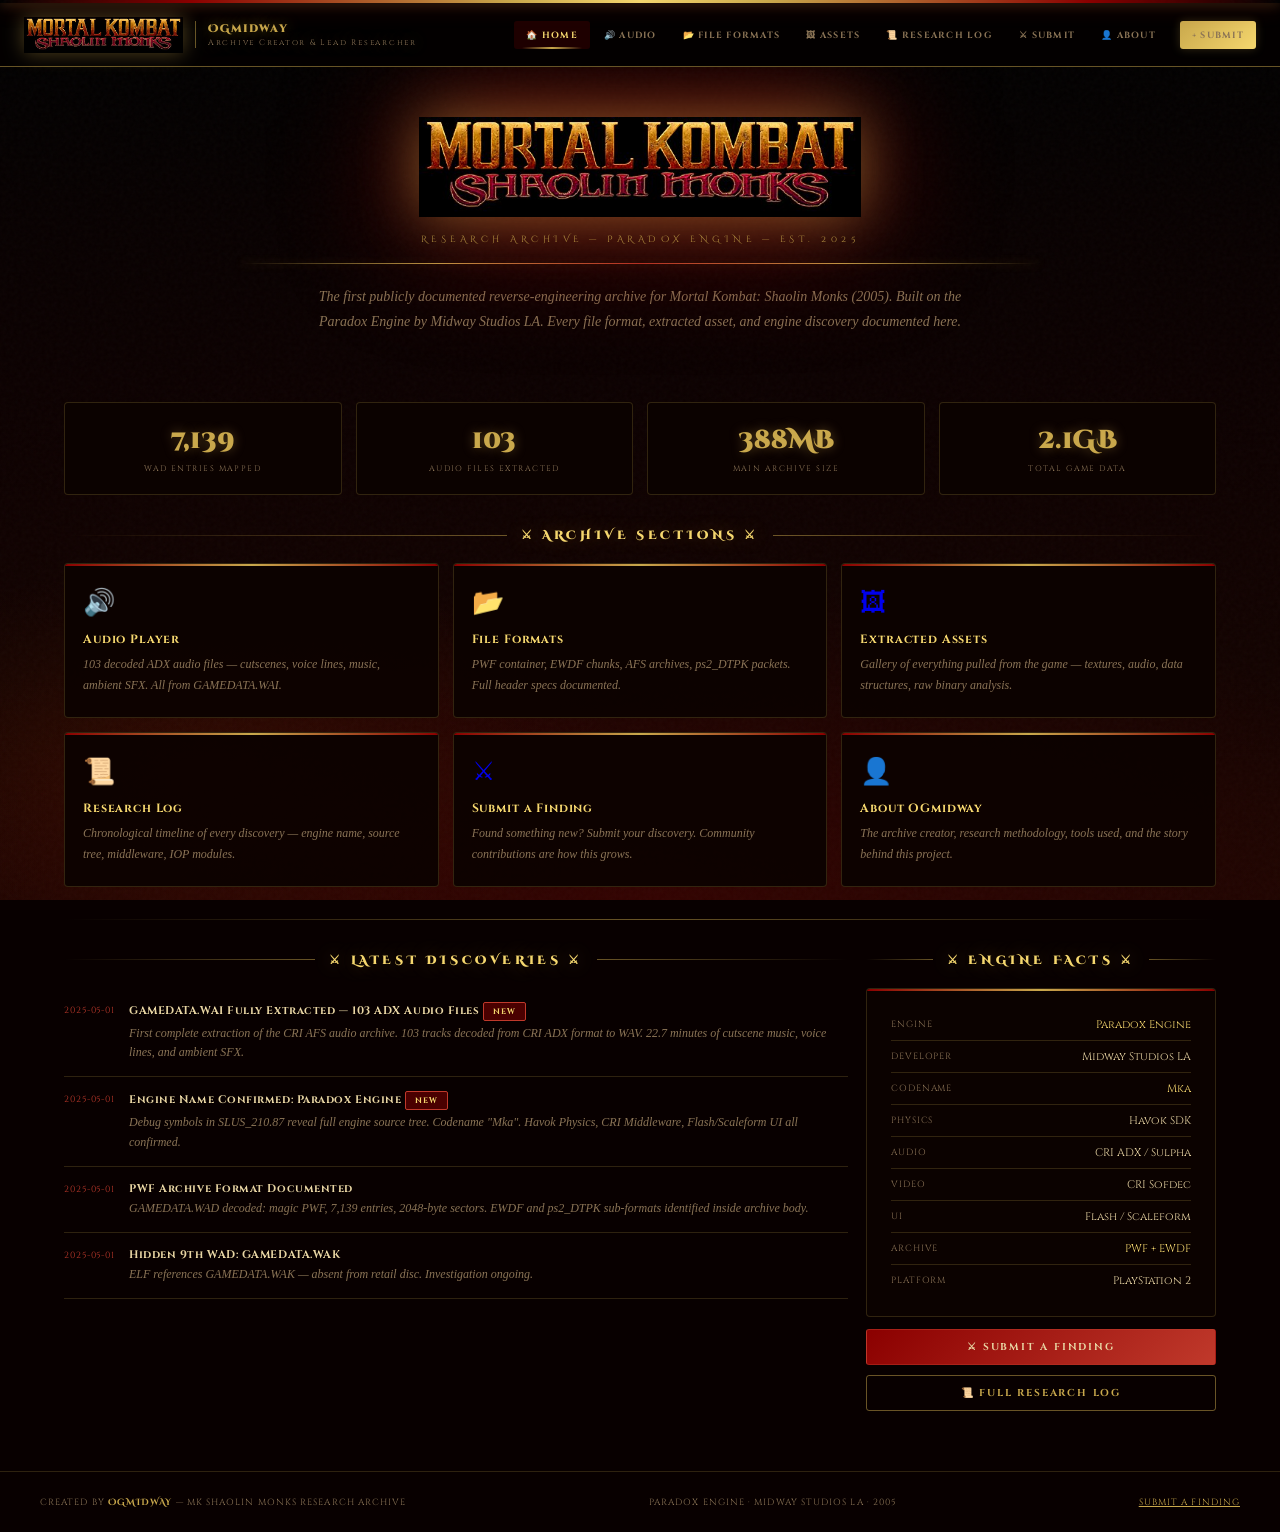
<file: index.html>
<!DOCTYPE html><html lang="en"><head><meta charset="UTF-8"><meta name="viewport" content="width=device-width,initial-scale=1"><title>MK Shaolin Monks Research Archive</title><link rel="preconnect" href="https://fonts.googleapis.com"><link rel="preconnect" href="https://fonts.gstatic.com" crossorigin><link href="https://fonts.googleapis.com/css2?family=Cinzel:wght@400;700;900&family=Cinzel+Decorative:wght@700;900&family=IM+Fell+English:ital@0;1&display=swap" rel="stylesheet"><style>:root {
  --blood:   #8B0000;
  --blood2:  #C0392B;
  --gold:    #C9A84C;
  --gold2:   #F5D76E;
  --gold3:   #FFE999;
  --dark:    #080000;
  --dark2:   #100400;
  --dark3:   #1C0800;
  --ember:   #FF4500;
  --text:    #E8D5A3;
  --muted:   #8A7355;
  --dim:     #4A3A20;
  --panel:   rgba(12,3,0,0.94);
  --border:  rgba(201,168,76,0.2);
  --border2: rgba(201,168,76,0.5);
  --glow-g:  0 0 24px rgba(201,168,76,0.35);
  --glow-r:  0 0 24px rgba(139,0,0,0.6);
  --nav-h:   64px;
}

*,*::before,*::after { box-sizing:border-box; margin:0; padding:0; }
html { scroll-behavior:smooth; }
body { font-family:'Cinzel',serif; background:var(--dark); color:var(--text); min-height:100vh; overflow-x:hidden; }

/* BG */
.bg-scene {
  position:fixed; inset:0; z-index:0; pointer-events:none;
  background:
    radial-gradient(ellipse 100% 50% at 50% 100%, rgba(100,0,0,0.35) 0%, transparent 70%),
    radial-gradient(ellipse 60% 40% at 15% 85%, rgba(160,50,0,0.15) 0%, transparent 55%),
    linear-gradient(180deg, #000 0%, #080000 25%, #100200 60%, #180500 100%);
}
.bg-noise { position:fixed; inset:0; z-index:0; pointer-events:none; opacity:0.03;
  background-image:url("data:image/svg+xml,%3Csvg viewBox='0 0 256 256' xmlns='http://www.w3.org/2000/svg'%3E%3Cfilter id='n'%3E%3CfeTurbulence type='fractalNoise' baseFrequency='0.9' numOctaves='4' stitchTiles='stitch'/%3E%3C/filter%3E%3Crect width='100%25' height='100%25' filter='url(%23n)'/%3E%3C/svg%3E"); }
#embers { position:fixed; inset:0; z-index:0; pointer-events:none; }
.ember { position:absolute; border-radius:50%; background:var(--ember); box-shadow:0 0 4px var(--ember); animation:rise linear infinite; opacity:0; }
@keyframes rise { 0%{transform:translateY(0) translateX(0);opacity:0} 8%{opacity:0.9} 85%{opacity:0.4} 100%{transform:translateY(-100vh) translateX(var(--dx));opacity:0} }

/* TOP BAR */
.top-accent { position:fixed; top:0; left:0; right:0; height:3px; z-index:200;
  background:linear-gradient(90deg, transparent, var(--blood) 15%, var(--gold) 40%, var(--gold2) 50%, var(--gold) 60%, var(--blood) 85%, transparent);
  box-shadow:0 0 12px rgba(201,168,76,0.5), 0 1px 20px rgba(139,0,0,0.8); }

/* NAV */
nav { position:fixed; top:3px; left:0; right:0; height:var(--nav-h); background:rgba(4,0,0,0.97); border-bottom:1px solid var(--border2); z-index:150; display:flex; align-items:center; padding:0 24px; gap:0; backdrop-filter:blur(8px); }
.nav-brand { display:flex; align-items:center; gap:12px; text-decoration:none; flex-shrink:0; }
.nav-logo { height:36px; filter:drop-shadow(0 0 10px rgba(201,168,76,0.4)); }
.nav-creator { font-family:'Cinzel Decorative',serif; font-size:11px; font-weight:900; letter-spacing:0.1em; color:var(--gold); text-shadow:0 0 14px rgba(201,168,76,0.6); border-left:1px solid var(--border2); padding-left:12px; line-height:1.4; }
.nav-creator span { display:block; font-size:8px; color:var(--muted); letter-spacing:0.22em; font-weight:400; font-family:'Cinzel',serif; }
.nav-links { display:flex; align-items:center; gap:2px; margin-left:auto; list-style:none; }
.nav-links a { display:flex; align-items:center; gap:5px; padding:8px 12px; font-size:9px; font-weight:700; letter-spacing:0.14em; text-transform:uppercase; color:var(--muted); text-decoration:none; border-radius:3px; transition:all 0.2s; position:relative; }
.nav-links a:hover { color:var(--gold); }
.nav-links a.active { color:var(--gold2); background:rgba(139,0,0,0.2); }
.nav-links a.active::after { content:''; position:absolute; bottom:0; left:10%; right:10%; height:2px; background:linear-gradient(90deg,transparent,var(--gold),transparent); }
.nav-cta { margin-left:10px; padding:8px 16px; font-family:'Cinzel',serif; font-size:9px; font-weight:700; letter-spacing:0.18em; text-transform:uppercase; color:var(--dark); background:linear-gradient(135deg,var(--gold),var(--gold2)); border:none; border-radius:3px; text-decoration:none; cursor:pointer; transition:all 0.2s; box-shadow:0 0 10px rgba(201,168,76,0.25); }
.nav-cta:hover { box-shadow:0 0 22px rgba(201,168,76,0.55); }

/* PAGE */
.page { position:relative; z-index:1; padding-top:calc(var(--nav-h) + 3px); min-height:100vh; }
.container { max-width:1200px; margin:0 auto; padding:0 24px; }
.wide { max-width:1400px; }

/* HERO */
.hero { text-align:center; padding:50px 20px 36px; }
.hero-logo { height:100px; filter:drop-shadow(0 0 28px rgba(201,168,76,0.5)) drop-shadow(0 0 60px rgba(139,0,0,0.8)); animation:pulse-logo 3s ease-in-out infinite; }
@keyframes pulse-logo { 0%,100%{filter:drop-shadow(0 0 24px rgba(201,168,76,0.4)) drop-shadow(0 0 50px rgba(139,0,0,0.7))} 50%{filter:drop-shadow(0 0 42px rgba(201,168,76,0.75)) drop-shadow(0 0 80px rgba(139,0,0,1))} }
.hero-sub { font-family:'Cinzel Decorative',serif; font-size:9px; letter-spacing:0.5em; color:var(--gold); margin-top:10px; opacity:0.85; text-transform:uppercase; }
.hero-rule { width:100%; max-width:800px; height:1px; margin:18px auto 0; background:linear-gradient(90deg,transparent,var(--gold),var(--blood2),var(--gold),transparent); box-shadow:0 0 10px rgba(201,168,76,0.3); }

/* SECTION TITLE */
.sec-title { font-family:'Cinzel Decorative',serif; font-size:12px; font-weight:900; letter-spacing:0.3em; text-transform:uppercase; color:var(--gold2); text-shadow:0 0 18px rgba(201,168,76,0.4); display:flex; align-items:center; gap:14px; margin-bottom:20px; }
.sec-title::before,.sec-title::after { content:''; flex:1; height:1px; background:linear-gradient(90deg,transparent,var(--border2)); }
.sec-title::after { background:linear-gradient(90deg,var(--border2),transparent); }

/* CARDS */
.card { background:var(--panel); border:1px solid var(--border); border-radius:4px; padding:20px 24px; position:relative; overflow:hidden; transition:border-color 0.2s, box-shadow 0.2s; }
.card:hover { border-color:var(--border2); box-shadow:var(--glow-g); }
.card-accent::before { content:''; position:absolute; top:0; left:0; right:0; height:2px; background:linear-gradient(90deg,var(--blood),var(--gold),var(--blood)); }

/* BADGES */
.badge { display:inline-block; padding:3px 9px; font-size:8px; letter-spacing:0.12em; font-weight:700; text-transform:uppercase; border-radius:2px; }
.badge-gold { background:rgba(201,168,76,0.12); color:var(--gold2); border:1px solid var(--border2); }
.badge-red  { background:rgba(139,0,0,0.22); color:#FF9999; border:1px solid rgba(192,57,43,0.4); }
.badge-new  { background:rgba(139,0,0,0.5); color:var(--gold2); border:1px solid var(--blood2); animation:bp 2s infinite; }
@keyframes bp { 0%,100%{box-shadow:0 0 6px rgba(139,0,0,0.4)} 50%{box-shadow:0 0 14px rgba(139,0,0,0.8)} }

/* BUTTONS */
.btn { display:inline-flex; align-items:center; gap:8px; padding:10px 22px; font-family:'Cinzel',serif; font-size:10px; font-weight:700; letter-spacing:0.18em; text-transform:uppercase; text-decoration:none; border-radius:3px; cursor:pointer; transition:all 0.2s; border:none; }
.btn-gold { background:linear-gradient(135deg,var(--gold),var(--gold2)); color:var(--dark); box-shadow:0 0 12px rgba(201,168,76,0.25); }
.btn-gold:hover { box-shadow:0 0 24px rgba(201,168,76,0.6); transform:translateY(-1px); }
.btn-blood { background:linear-gradient(135deg,var(--blood),var(--blood2)); color:var(--text); border:1px solid rgba(192,57,43,0.5); }
.btn-blood:hover { box-shadow:var(--glow-r); transform:translateY(-1px); }
.btn-outline { background:transparent; color:var(--gold); border:1px solid var(--border2); }
.btn-outline:hover { background:rgba(201,168,76,0.07); box-shadow:var(--glow-g); }

/* FORMS */
.form-group { margin-bottom:18px; }
.form-label { display:block; margin-bottom:6px; font-size:9px; letter-spacing:0.2em; text-transform:uppercase; color:var(--gold); font-weight:700; }
.form-input,.form-select,.form-textarea { width:100%; padding:11px 14px; background:rgba(15,4,0,0.8); border:1px solid var(--border2); border-radius:3px; color:var(--text); font-family:'Cinzel',serif; font-size:12px; outline:none; transition:border-color 0.2s, box-shadow 0.2s; letter-spacing:0.04em; }
.form-input::placeholder,.form-textarea::placeholder { color:var(--muted); }
.form-input:focus,.form-select:focus,.form-textarea:focus { border-color:var(--gold); box-shadow:0 0 14px rgba(201,168,76,0.2); }
.form-textarea { resize:vertical; min-height:110px; line-height:1.6; }
.form-select { appearance:none; cursor:pointer; }
.form-select option { background:#100400; }

/* DIVIDER */
.divider { height:1px; margin:32px 0; background:linear-gradient(90deg,transparent,var(--border2),transparent); }

/* SCROLLBAR */
::-webkit-scrollbar { width:5px; }
::-webkit-scrollbar-track { background:rgba(10,0,0,0.5); }
::-webkit-scrollbar-thumb { background:var(--blood); border-radius:3px; }

/* FOOTER */
footer { position:relative; z-index:1; border-top:1px solid var(--border); padding:24px 40px; display:flex; align-items:center; justify-content:space-between; flex-wrap:wrap; gap:10px; margin-top:60px; font-size:9px; letter-spacing:0.12em; color:var(--muted); text-transform:uppercase; }
footer strong { color:var(--gold); font-family:'Cinzel Decorative',serif; }

/* ANIMS */
@keyframes fade-up { from{opacity:0;transform:translateY(18px)} to{opacity:1;transform:translateY(0)} }
.anim  { animation:fade-up 0.5s ease both; }
.d1 { animation-delay:0.1s; } .d2 { animation-delay:0.2s; } .d3 { animation-delay:0.3s; } .d4 { animation-delay:0.4s; }.hero-desc{max-width:680px;margin:20px auto 0;font-family:"IM Fell English",serif;font-size:14px;line-height:1.8;color:var(--muted);text-align:center;font-style:italic}.sg2{display:grid;grid-template-columns:repeat(4,1fr);gap:14px;margin:32px 0}.sb2{text-align:center;padding:20px 12px;background:rgba(12,3,0,.9);border:1px solid var(--border);border-radius:4px}.sn2{font-family:"Cinzel Decorative",serif;font-size:26px;font-weight:900;color:var(--gold);text-shadow:0 0 12px rgba(201,168,76,.4)}.sl2{font-size:8px;letter-spacing:.18em;color:var(--muted);text-transform:uppercase;margin-top:5px}.fg{display:grid;grid-template-columns:repeat(3,1fr);gap:14px;margin-top:8px}.fi{padding:22px 18px}.fic{font-size:26px;margin-bottom:10px}.fit{font-size:12px;font-weight:700;letter-spacing:.07em;color:var(--gold2);margin-bottom:7px}.fid{font-family:"IM Fell English",serif;font-size:12px;line-height:1.7;color:var(--muted);font-style:italic}.ni{padding:14px 0;border-bottom:1px solid var(--border);display:flex;gap:14px;align-items:flex-start}.nd{font-size:9px;letter-spacing:.1em;color:var(--blood2);white-space:nowrap;padding-top:2px}.nt{font-size:11px;font-weight:700;letter-spacing:.05em;color:var(--text);margin-bottom:3px}.nx{font-family:"IM Fell English",serif;font-size:12px;color:var(--muted);line-height:1.6;font-style:italic}.tc2{display:grid;grid-template-columns:1fr 350px;gap:18px;align-items:start}.et2{width:100%;border-collapse:collapse;font-size:11px}.et2 tr{border-bottom:1px solid var(--border)}.et2 tr:last-child{border-bottom:none}.et2 td{padding:8px 0}.et2 td:last-child{text-align:right}</style></head><body><div class="bg-scene"></div><div class="bg-noise"></div><div id="embers"></div><script>(function(){var c=0;setInterval(function(){if(c>55)return;var e=document.createElement("div");e.className="ember";var s=1+Math.random()*2.5;e.style.cssText="left:"+Math.random()*100+"%;bottom:0;width:"+s+"px;height:"+s+"px;animation-duration:"+(5+Math.random()*6)+"s;animation-delay:"+(Math.random()*2)+"s;--dx:"+((Math.random()-.5)*70)+"px;";document.getElementById("embers").appendChild(e);c++;setTimeout(function(){e.remove();c--;},13000);},400);})();</script><div class="top-accent"></div><nav><a class="nav-brand" href="index.html"><img class="nav-logo" src="[data-uri]" alt="MK Shaolin Monks"><div class="nav-creator">OGmidway<span>Archive Creator &amp; Lead Researcher</span></div></a><ul class="nav-links"><li><a href="index.html" class="active">🏠 Home</a></li><li><a href="pages/audio.html">🔊 Audio</a></li><li><a href="pages/formats.html">📂 File Formats</a></li><li><a href="pages/assets.html">🖼 Assets</a></li><li><a href="pages/research.html">📜 Research Log</a></li><li><a href="pages/submit.html">⚔ Submit</a></li><li><a href="pages/about.html">👤 About</a></li><a class="nav-cta" href="pages/submit.html">+ Submit</a></ul></nav><div class="page"><div class="container"><div class="hero anim"><img class="hero-logo" src="[data-uri]" alt="Mortal Kombat Shaolin Monks"><div class="hero-sub">Research Archive &mdash; Paradox Engine &mdash; Est. 2025</div><div class="hero-rule"></div><p class="hero-desc">The first publicly documented reverse-engineering archive for Mortal Kombat: Shaolin Monks (2005). Built on the Paradox Engine by Midway Studios LA. Every file format, extracted asset, and engine discovery documented here.</p></div><div class="sg2 anim d1"><div class="sb2"><div class="sn2">7,139</div><div class="sl2">WAD Entries Mapped</div></div><div class="sb2"><div class="sn2">103</div><div class="sl2">Audio Files Extracted</div></div><div class="sb2"><div class="sn2">388MB</div><div class="sl2">Main Archive Size</div></div><div class="sb2"><div class="sn2">2.1GB</div><div class="sl2">Total Game Data</div></div></div><div class="sec-title anim d2">⚔ Archive Sections ⚔</div><div class="fg anim d2"><a href="pages/audio.html" class="card card-accent fi" style="text-decoration:none"><div class="fic">🔊</div><div class="fit">Audio Player</div><div class="fid">103 decoded ADX audio files — cutscenes, voice lines, music, ambient SFX. All from GAMEDATA.WAI.</div></a><a href="pages/formats.html" class="card card-accent fi" style="text-decoration:none"><div class="fic">📂</div><div class="fit">File Formats</div><div class="fid">PWF container, EWDF chunks, AFS archives, ps2_DTPK packets. Full header specs documented.</div></a><a href="pages/assets.html" class="card card-accent fi" style="text-decoration:none"><div class="fic">🖼</div><div class="fit">Extracted Assets</div><div class="fid">Gallery of everything pulled from the game — textures, audio, data structures, raw binary analysis.</div></a><a href="pages/research.html" class="card card-accent fi" style="text-decoration:none"><div class="fic">📜</div><div class="fit">Research Log</div><div class="fid">Chronological timeline of every discovery — engine name, source tree, middleware, IOP modules.</div></a><a href="pages/submit.html" class="card card-accent fi" style="text-decoration:none"><div class="fic">⚔</div><div class="fit">Submit a Finding</div><div class="fid">Found something new? Submit your discovery. Community contributions are how this grows.</div></a><a href="pages/about.html" class="card card-accent fi" style="text-decoration:none"><div class="fic">👤</div><div class="fit">About OGmidway</div><div class="fid">The archive creator, research methodology, tools used, and the story behind this project.</div></a></div><div class="divider anim d3"></div><div class="tc2 anim d3"><div><div class="sec-title">⚔ Latest Discoveries ⚔</div><div class="ni"><div class="nd">2025-05-01</div><div><div class="nt">GAMEDATA.WAI Fully Extracted — 103 ADX Audio Files <span class="badge badge-new">NEW</span></div><div class="nx">First complete extraction of the CRI AFS audio archive. 103 tracks decoded from CRI ADX format to WAV. 22.7 minutes of cutscene music, voice lines, and ambient SFX.</div></div></div><div class="ni"><div class="nd">2025-05-01</div><div><div class="nt">Engine Name Confirmed: Paradox Engine <span class="badge badge-new">NEW</span></div><div class="nx">Debug symbols in SLUS_210.87 reveal full engine source tree. Codename "Mka". Havok Physics, CRI Middleware, Flash/Scaleform UI all confirmed.</div></div></div><div class="ni"><div class="nd">2025-05-01</div><div><div class="nt">PWF Archive Format Documented</div><div class="nx">GAMEDATA.WAD decoded: magic PWF, 7,139 entries, 2048-byte sectors. EWDF and ps2_DTPK sub-formats identified inside archive body.</div></div></div><div class="ni"><div class="nd">2025-05-01</div><div><div class="nt">Hidden 9th WAD: GAMEDATA.WAK</div><div class="nx">ELF references GAMEDATA.WAK — absent from retail disc. Investigation ongoing.</div></div></div></div><div><div class="sec-title">⚔ Engine Facts ⚔</div><div class="card card-accent" style="margin-bottom:12px"><table class="et2"><tr><td style="color:var(--muted);font-size:9px;letter-spacing:.1em;text-transform:uppercase">Engine</td><td style="color:var(--gold2)">Paradox Engine</td></tr><tr><td style="color:var(--muted);font-size:9px;letter-spacing:.1em;text-transform:uppercase">Developer</td><td>Midway Studios LA</td></tr><tr><td style="color:var(--muted);font-size:9px;letter-spacing:.1em;text-transform:uppercase">Codename</td><td style="color:var(--gold2)">Mka</td></tr><tr><td style="color:var(--muted);font-size:9px;letter-spacing:.1em;text-transform:uppercase">Physics</td><td>Havok SDK</td></tr><tr><td style="color:var(--muted);font-size:9px;letter-spacing:.1em;text-transform:uppercase">Audio</td><td>CRI ADX / Sulpha</td></tr><tr><td style="color:var(--muted);font-size:9px;letter-spacing:.1em;text-transform:uppercase">Video</td><td>CRI Sofdec</td></tr><tr><td style="color:var(--muted);font-size:9px;letter-spacing:.1em;text-transform:uppercase">UI</td><td>Flash / Scaleform</td></tr><tr><td style="color:var(--muted);font-size:9px;letter-spacing:.1em;text-transform:uppercase">Archive</td><td style="color:var(--gold2)">PWF + EWDF</td></tr><tr><td style="color:var(--muted);font-size:9px;letter-spacing:.1em;text-transform:uppercase">Platform</td><td>PlayStation 2</td></tr></table></div><a href="pages/submit.html" class="btn btn-blood" style="width:100%;justify-content:center;margin-bottom:10px">⚔ Submit a Finding</a><a href="pages/research.html" class="btn btn-outline" style="width:100%;justify-content:center">📜 Full Research Log</a></div></div></div><footer><div>Created by <strong>OGmidway</strong> &mdash; MK Shaolin Monks Research Archive</div><div>Paradox Engine &middot; Midway Studios LA &middot; 2005</div><div><a href="pages/submit.html" style="color:var(--gold)">Submit a Finding</a></div></footer></div></body></html>
</file>
